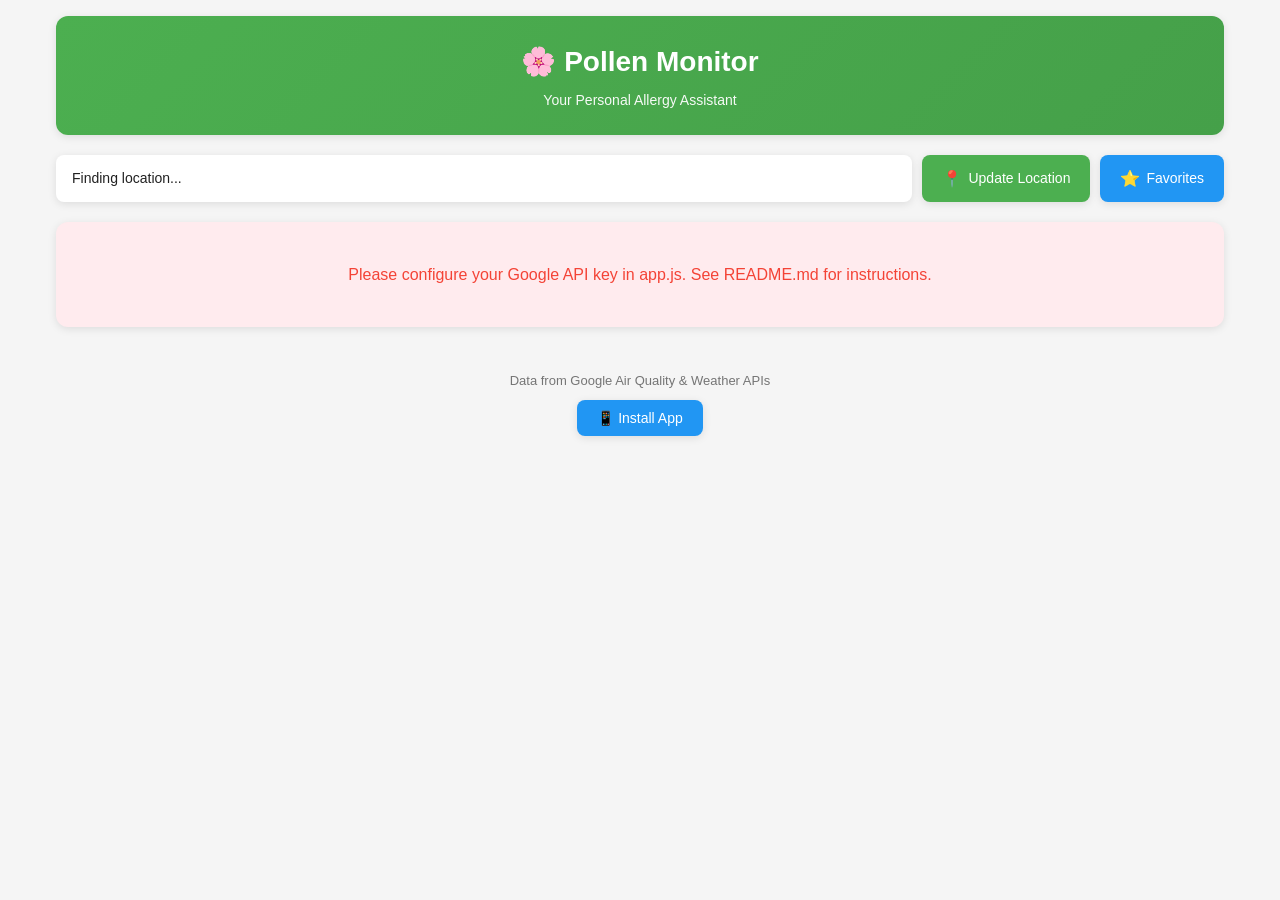
<file: index.html>
<!DOCTYPE html>
<html lang="en">
<head>
    <meta charset="UTF-8">
    <meta name="viewport" content="width=device-width, initial-scale=1.0">
    <meta name="description" content="Monitor pollen levels, air quality, and weather conditions to manage your allergies">
    <meta name="theme-color" content="#4CAF50">
    <title>Pollen Monitor - Allergy Tracker</title>
    <link rel="manifest" href="manifest.json">
    <link rel="stylesheet" href="styles.css">
    <link rel="icon" type="image/png" href="icons/icon-192x192.png">
    <link rel="apple-touch-icon" href="icons/icon-192x192.png">
</head>
<body>
    <div class="container">
        <!-- Header -->
        <header>
            <h1>🌸 Pollen Monitor</h1>
            <p class="subtitle">Your Personal Allergy Assistant</p>
        </header>

        <!-- Location Section -->
        <section class="location-section">
            <div class="location-display">
                <span id="locationName">Finding location...</span>
            </div>
            <button id="locationBtn" class="btn-primary">
                <span class="btn-icon">📍</span>
                <span>Update Location</span>
            </button>
            <button id="favoritesBtn" class="btn-secondary">
                <span class="btn-icon">⭐</span>
                <span>Favorites</span>
            </button>
        </section>

        <!-- Loading Indicator -->
        <div id="loadingIndicator" class="loading">
            <div class="spinner"></div>
            <p>Loading air quality data...</p>
        </div>

        <!-- Error Message -->
        <div id="errorMessage" class="error-message hidden">
            <p></p>
        </div>

        <!-- Main Data Display -->
        <main id="mainContent" class="hidden">
            <!-- Overall Status Card -->
            <div class="card status-card">
                <div class="card-header">
                    <h2>Current Conditions</h2>
                    <span id="lastUpdated" class="timestamp"></span>
                </div>
                <div class="overall-status">
                    <div class="status-indicator" id="overallStatus">
                        <div class="status-icon">😊</div>
                        <div class="status-text">Good</div>
                    </div>
                </div>
            </div>

            <!-- Pollen Data -->
            <div class="card">
                <div class="card-header">
                    <h2>🌳 Pollen Levels</h2>
                </div>
                <div class="data-grid">
                    <div class="data-item">
                        <div class="data-label">Tree Pollen</div>
                        <div class="data-value" id="treePollen">
                            <span class="value">--</span>
                            <span class="level-badge">--</span>
                        </div>
                    </div>
                    <div class="data-item">
                        <div class="data-label">Grass Pollen</div>
                        <div class="data-value" id="grassPollen">
                            <span class="value">--</span>
                            <span class="level-badge">--</span>
                        </div>
                    </div>
                    <div class="data-item">
                        <div class="data-label">Weed Pollen</div>
                        <div class="data-value" id="weedPollen">
                            <span class="value">--</span>
                            <span class="level-badge">--</span>
                        </div>
                    </div>
                </div>
            </div>

            <!-- Air Quality -->
            <div class="card">
                <div class="card-header">
                    <h2>🌬️ Air Quality</h2>
                </div>
                <div class="data-grid">
                    <div class="data-item">
                        <div class="data-label">AQI Index</div>
                        <div class="data-value" id="aqiValue">
                            <span class="value">--</span>
                            <span class="level-badge">--</span>
                        </div>
                    </div>
                    <div class="data-item">
                        <div class="data-label">PM2.5</div>
                        <div class="data-value" id="pm25Value">
                            <span class="value">--</span>
                            <span class="unit">μg/m³</span>
                        </div>
                    </div>
                    <div class="data-item">
                        <div class="data-label">PM10</div>
                        <div class="data-value" id="pm10Value">
                            <span class="value">--</span>
                            <span class="unit">μg/m³</span>
                        </div>
                    </div>
                    <div class="data-item">
                        <div class="data-label">Ozone</div>
                        <div class="data-value" id="ozoneValue">
                            <span class="value">--</span>
                            <span class="unit">ppb</span>
                        </div>
                    </div>
                </div>
            </div>

            <!-- Weather Conditions -->
            <div class="card">
                <div class="card-header">
                    <h2>☀️ Weather Conditions</h2>
                </div>
                <div class="data-grid">
                    <div class="data-item">
                        <div class="data-label">Temperature</div>
                        <div class="data-value" id="temperature">
                            <span class="value">--</span>
                            <span class="unit">°C</span>
                        </div>
                    </div>
                    <div class="data-item">
                        <div class="data-label">Humidity</div>
                        <div class="data-value" id="humidity">
                            <span class="value">--</span>
                            <span class="unit">%</span>
                        </div>
                    </div>
                    <div class="data-item">
                        <div class="data-label">Wind Speed</div>
                        <div class="data-value" id="windSpeed">
                            <span class="value">--</span>
                            <span class="unit">km/h</span>
                        </div>
                    </div>
                    <div class="data-item">
                        <div class="data-label">UV Index</div>
                        <div class="data-value" id="uvIndex">
                            <span class="value">--</span>
                            <span class="level-badge">--</span>
                        </div>
                    </div>
                </div>
            </div>

            <!-- Recommendations -->
            <div class="card recommendations-card">
                <div class="card-header">
                    <h2>💡 Recommendations</h2>
                </div>
                <ul id="recommendations" class="recommendations-list">
                    <li>Update your location to get personalized recommendations</li>
                </ul>
            </div>

            <!-- Hourly Forecast -->
            <div class="card">
                <div class="card-header">
                    <h2>📊 Hourly Forecast</h2>
                </div>
                <div id="hourlyForecast" class="hourly-forecast">
                    <!-- Will be populated by JavaScript -->
                </div>
            </div>
        </main>

        <!-- Favorites Modal -->
        <div id="favoritesModal" class="modal hidden">
            <div class="modal-content">
                <div class="modal-header">
                    <h2>⭐ Favorite Locations</h2>
                    <button id="closeFavoritesBtn" class="close-btn">&times;</button>
                </div>
                <div class="modal-body">
                    <button id="addFavoriteBtn" class="btn-primary full-width">
                        Add Current Location
                    </button>
                    <div id="favoritesList" class="favorites-list">
                        <p class="empty-state">No favorite locations yet</p>
                    </div>
                </div>
            </div>
        </div>

        <!-- Footer -->
        <footer>
            <p>Data from Google Air Quality & Weather APIs</p>
            <p class="install-prompt" id="installPrompt">
                <button id="installBtn" class="btn-install">📱 Install App</button>
            </p>
        </footer>
    </div>

    <script src="app.js"></script>
</body>
</html>
</file>
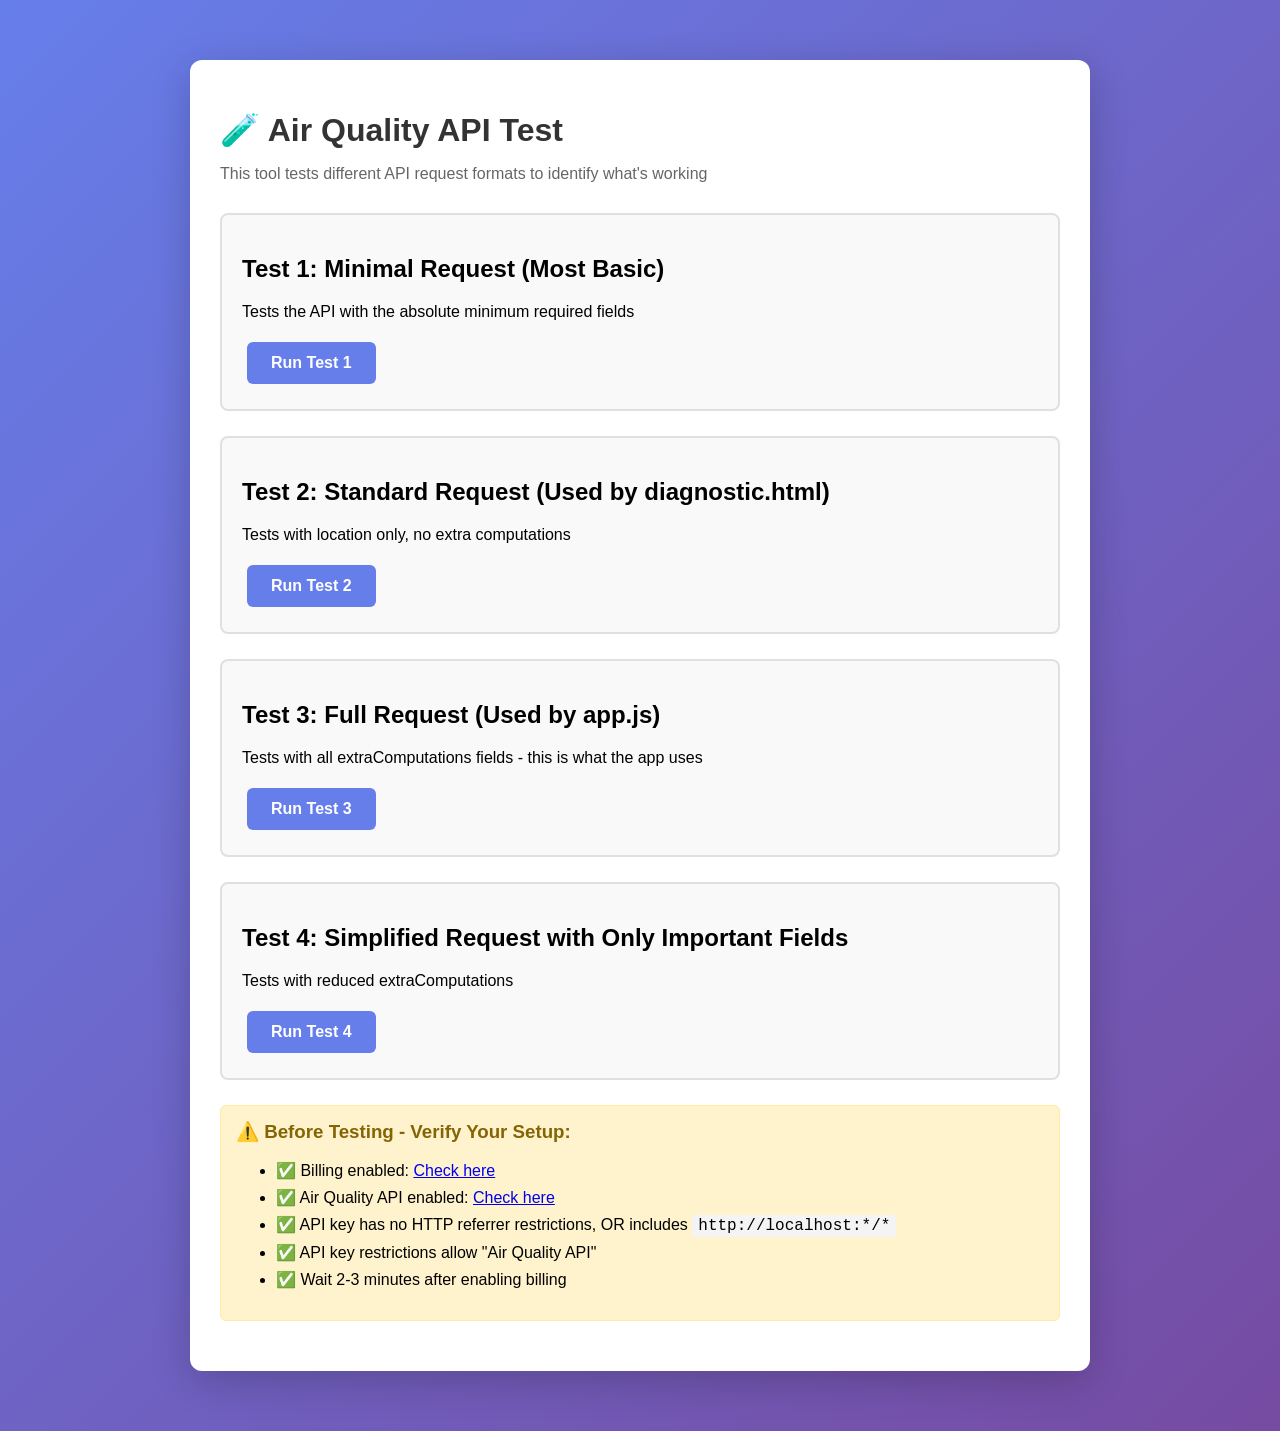
<file: api-test.html>
<!DOCTYPE html>
<html lang="en">
<head>
    <meta charset="UTF-8">
    <meta name="viewport" content="width=device-width, initial-scale=1.0">
    <title>Simple API Test</title>
    <style>
        body {
            font-family: 'Segoe UI', Tahoma, Geneva, Verdana, sans-serif;
            max-width: 900px;
            margin: 40px auto;
            padding: 20px;
            background: linear-gradient(135deg, #667eea 0%, #764ba2 100%);
            min-height: 100vh;
        }
        .container {
            background: white;
            border-radius: 12px;
            padding: 30px;
            box-shadow: 0 10px 40px rgba(0,0,0,0.2);
        }
        h1 {
            color: #333;
            margin-bottom: 10px;
        }
        .subtitle {
            color: #666;
            margin-bottom: 30px;
        }
        button {
            background: #667eea;
            color: white;
            border: none;
            padding: 12px 24px;
            border-radius: 6px;
            cursor: pointer;
            font-size: 16px;
            font-weight: 600;
            margin: 5px;
            transition: all 0.3s;
        }
        button:hover {
            background: #5568d3;
            transform: translateY(-2px);
            box-shadow: 0 4px 12px rgba(102, 126, 234, 0.4);
        }
        button:disabled {
            background: #ccc;
            cursor: not-allowed;
            transform: none;
        }
        .test-section {
            margin: 25px 0;
            padding: 20px;
            border: 2px solid #e0e0e0;
            border-radius: 8px;
            background: #f9f9f9;
        }
        .result {
            margin-top: 15px;
            padding: 15px;
            border-radius: 6px;
            font-family: 'Courier New', monospace;
            font-size: 13px;
            white-space: pre-wrap;
            word-break: break-all;
            max-height: 400px;
            overflow-y: auto;
        }
        .success { background: #d4edda; border: 1px solid #c3e6cb; color: #155724; }
        .error { background: #f8d7da; border: 1px solid #f5c6cb; color: #721c24; }
        .info { background: #d1ecf1; border: 1px solid #bee5eb; color: #0c5460; }
        .loading {
            display: inline-block;
            width: 20px;
            height: 20px;
            border: 3px solid #f3f3f3;
            border-top: 3px solid #667eea;
            border-radius: 50%;
            animation: spin 1s linear infinite;
            vertical-align: middle;
            margin-left: 10px;
        }
        @keyframes spin {
            0% { transform: rotate(0deg); }
            100% { transform: rotate(360deg); }
        }
        .status {
            display: inline-block;
            padding: 4px 12px;
            border-radius: 12px;
            font-size: 12px;
            font-weight: 600;
            margin-left: 10px;
        }
        .status-pass { background: #d4edda; color: #155724; }
        .status-fail { background: #f8d7da; color: #721c24; }
        .checklist {
            background: #fff3cd;
            border: 1px solid #ffeaa7;
            padding: 15px;
            border-radius: 6px;
            margin: 20px 0;
        }
        .checklist h3 {
            margin-top: 0;
            color: #856404;
        }
        .checklist li {
            margin: 8px 0;
        }
        code {
            background: #f4f4f4;
            padding: 2px 6px;
            border-radius: 3px;
            font-family: 'Courier New', monospace;
        }
    </style>
</head>
<body>
    <div class="container">
        <h1>🧪 Air Quality API Test</h1>
        <p class="subtitle">This tool tests different API request formats to identify what's working</p>

        <div class="test-section">
            <h2>Test 1: Minimal Request (Most Basic)</h2>
            <p>Tests the API with the absolute minimum required fields</p>
            <button onclick="test1()">Run Test 1</button>
            <div id="result1"></div>
        </div>

        <div class="test-section">
            <h2>Test 2: Standard Request (Used by diagnostic.html)</h2>
            <p>Tests with location only, no extra computations</p>
            <button onclick="test2()">Run Test 2</button>
            <div id="result2"></div>
        </div>

        <div class="test-section">
            <h2>Test 3: Full Request (Used by app.js)</h2>
            <p>Tests with all extraComputations fields - this is what the app uses</p>
            <button onclick="test3()">Run Test 3</button>
            <div id="result3"></div>
        </div>

        <div class="test-section">
            <h2>Test 4: Simplified Request with Only Important Fields</h2>
            <p>Tests with reduced extraComputations</p>
            <button onclick="test4()">Run Test 4</button>
            <div id="result4"></div>
        </div>

        <div class="checklist">
            <h3>⚠️ Before Testing - Verify Your Setup:</h3>
            <ul>
                <li>✅ Billing enabled: <a href="https://console.cloud.google.com/billing" target="_blank">Check here</a></li>
                <li>✅ Air Quality API enabled: <a href="https://console.cloud.google.com/apis/library/airquality.googleapis.com" target="_blank">Check here</a></li>
                <li>✅ API key has no HTTP referrer restrictions, OR includes <code>http://localhost:*/*</code></li>
                <li>✅ API key restrictions allow "Air Quality API"</li>
                <li>✅ Wait 2-3 minutes after enabling billing</li>
            </ul>
        </div>
    </div>

    <script>
        // IMPORTANT: Replace with your actual API key
        const API_KEY = 'YOUR_GOOGLE_API_KEY_HERE';
        const BASE_URL = 'https://airquality.googleapis.com/v1/currentConditions:lookup';

        // Test location: San Francisco
        const TEST_LOCATION = { latitude: 37.7749, longitude: -122.4194 };

        async function makeRequest(requestBody, resultId, testName) {
            const resultDiv = document.getElementById(resultId);
            resultDiv.innerHTML = '<div class="result info">Testing...<div class="loading"></div></div>';

            const url = `${BASE_URL}?key=${API_KEY}`;

            console.log(`\n=== ${testName} ===`);
            console.log('Request URL:', url);
            console.log('Request Body:', JSON.stringify(requestBody, null, 2));

            try {
                const startTime = Date.now();
                const response = await fetch(url, {
                    method: 'POST',
                    headers: {
                        'Content-Type': 'application/json',
                    },
                    body: JSON.stringify(requestBody)
                });

                const responseTime = Date.now() - startTime;
                const responseText = await response.text();

                console.log('Response Status:', response.status);
                console.log('Response Time:', responseTime + 'ms');
                console.log('Response:', responseText);

                let result = `<strong>${testName}</strong>\n\n`;
                result += `Status: ${response.status} ${response.statusText}\n`;
                result += `Response Time: ${responseTime}ms\n\n`;

                if (response.ok) {
                    const data = JSON.parse(responseText);
                    result += '✅ SUCCESS!\n\n';
                    result += `AQI: ${data.indexes?.[0]?.aqi || 'N/A'}\n`;
                    result += `Category: ${data.indexes?.[0]?.category || 'N/A'}\n`;
                    result += `Pollutants: ${data.pollutants?.length || 0} found\n`;
                    result += `Pollens: ${data.pollens?.length || 0} found\n\n`;
                    result += 'Full Response:\n' + JSON.stringify(data, null, 2);

                    resultDiv.innerHTML = `<div class="result success">${result}</div>`;
                } else {
                    result += '❌ FAILED\n\n';
                    result += 'Error Response:\n' + responseText;

                    // Add helpful error messages
                    if (response.status === 403) {
                        result += '\n\n💡 SOLUTION:\n';
                        result += 'Error 403 usually means:\n';
                        result += '1. Billing is not enabled (most common)\n';
                        result += '2. API is not enabled for your project\n';
                        result += '3. API key restrictions are too strict\n';
                        result += '\n👉 Enable billing: https://console.cloud.google.com/billing';
                    } else if (response.status === 400) {
                        result += '\n\n💡 SOLUTION:\n';
                        result += 'Error 400 means the request format is invalid.\n';
                        result += 'This helps us narrow down which fields cause issues.';
                    }

                    resultDiv.innerHTML = `<div class="result error">${result}</div>`;
                }
            } catch (error) {
                console.error('Error:', error);
                const result = `<strong>${testName}</strong>\n\n❌ NETWORK ERROR\n\n${error.message}\n\nPossible causes:\n- No internet connection\n- CORS issue\n- Firewall blocking request`;
                resultDiv.innerHTML = `<div class="result error">${result}</div>`;
            }
        }

        // Test 1: Absolute minimum - just location
        async function test1() {
            const requestBody = {
                location: TEST_LOCATION
            };
            await makeRequest(requestBody, 'result1', 'Test 1: Minimal Request');
        }

        // Test 2: Standard request (what diagnostic.html uses)
        async function test2() {
            const requestBody = {
                location: TEST_LOCATION,
                languageCode: "en"
            };
            await makeRequest(requestBody, 'result2', 'Test 2: Standard Request');
        }

        // Test 3: Full request (what app.js uses)
        async function test3() {
            const requestBody = {
                location: TEST_LOCATION,
                extraComputations: [
                    "POLLUTANT_CONCENTRATION",
                    "LOCAL_AQI",
                    "HEALTH_RECOMMENDATIONS",
                    "POLLUTANT_ADDITIONAL_INFO"
                ],
                languageCode: "en"
            };
            await makeRequest(requestBody, 'result3', 'Test 3: Full Request (app.js format)');
        }

        // Test 4: Simplified but useful
        async function test4() {
            const requestBody = {
                location: TEST_LOCATION,
                extraComputations: [
                    "LOCAL_AQI"
                ],
                languageCode: "en"
            };
            await makeRequest(requestBody, 'result4', 'Test 4: Simplified Request');
        }

        // Check API key on load
        window.onload = () => {
            if (API_KEY === 'YOUR_GOOGLE_API_KEY_HERE') {
                alert('❌ API key not configured!\n\nPlease add your Google API key to this file.');
            } else {
                console.log('✅ API key found:', API_KEY.substring(0, 20) + '...');
                console.log('Ready to test! Run tests sequentially to identify which request format works.');
            }
        };
    </script>
</body>
</html>
</file>
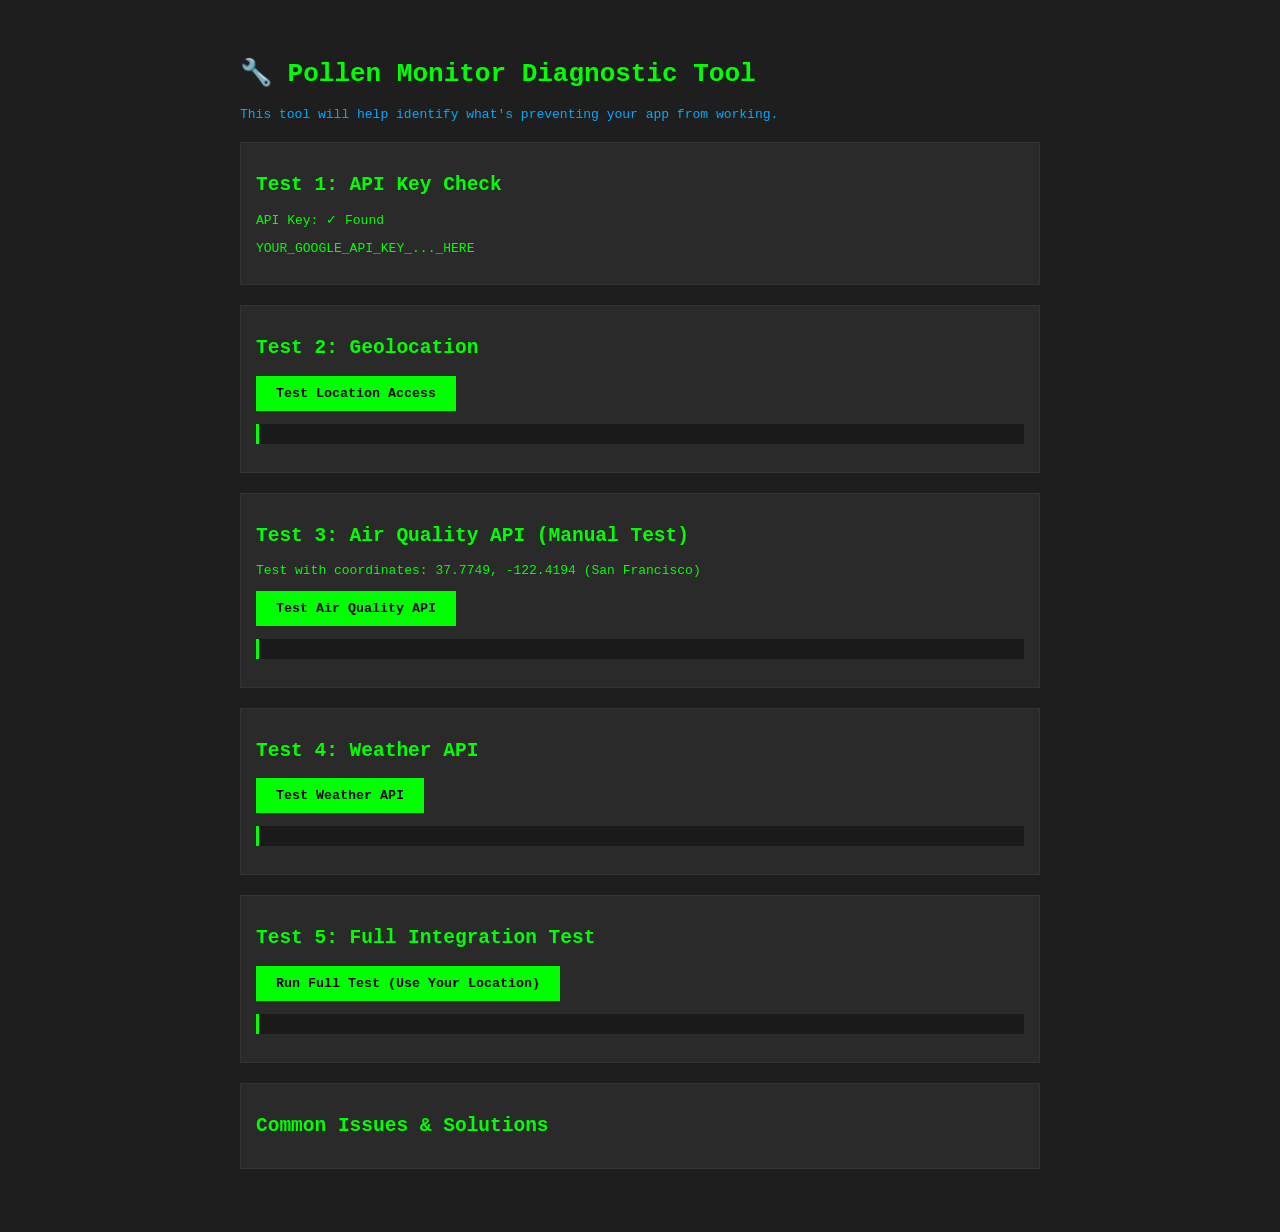
<file: diagnostic.html>
<!DOCTYPE html>
<html lang="en">
<head>
    <meta charset="UTF-8">
    <meta name="viewport" content="width=device-width, initial-scale=1.0">
    <title>Diagnostic Test - Pollen Monitor</title>
    <style>
        body {
            font-family: monospace;
            max-width: 800px;
            margin: 20px auto;
            padding: 20px;
            background: #1e1e1e;
            color: #00ff00;
        }
        h1 { color: #00ff00; }
        .test {
            margin: 20px 0;
            padding: 15px;
            border: 1px solid #333;
            background: #2a2a2a;
        }
        .pass { color: #00ff00; }
        .fail { color: #ff0000; }
        .warn { color: #ffaa00; }
        .info { color: #00aaff; }
        button {
            background: #00ff00;
            color: #000;
            border: none;
            padding: 10px 20px;
            cursor: pointer;
            font-family: monospace;
            font-weight: bold;
        }
        button:hover { background: #00cc00; }
        pre {
            background: #1a1a1a;
            padding: 10px;
            overflow-x: auto;
            border-left: 3px solid #00ff00;
        }
        .loading {
            display: inline-block;
            animation: blink 1s infinite;
        }
        @keyframes blink {
            0%, 50% { opacity: 1; }
            51%, 100% { opacity: 0; }
        }
    </style>
</head>
<body>
    <h1>🔧 Pollen Monitor Diagnostic Tool</h1>
    <p class="info">This tool will help identify what's preventing your app from working.</p>

    <div class="test">
        <h2>Test 1: API Key Check</h2>
        <p>API Key: <span id="apiKeyStatus" class="loading">Checking...</span></p>
        <p id="apiKeyValue"></p>
    </div>

    <div class="test">
        <h2>Test 2: Geolocation</h2>
        <button onclick="testGeolocation()">Test Location Access</button>
        <p id="geoStatus"></p>
        <pre id="geoResult"></pre>
    </div>

    <div class="test">
        <h2>Test 3: Air Quality API (Manual Test)</h2>
        <p>Test with coordinates: <span id="testCoords">37.7749, -122.4194 (San Francisco)</span></p>
        <button onclick="testAirQualityAPI()">Test Air Quality API</button>
        <p id="airQualityStatus"></p>
        <pre id="airQualityResult"></pre>
    </div>

    <div class="test">
        <h2>Test 4: Weather API</h2>
        <button onclick="testWeatherAPI()">Test Weather API</button>
        <p id="weatherStatus"></p>
        <pre id="weatherResult"></pre>
    </div>

    <div class="test">
        <h2>Test 5: Full Integration Test</h2>
        <button onclick="testFullIntegration()">Run Full Test (Use Your Location)</button>
        <p id="integrationStatus"></p>
        <pre id="integrationResult"></pre>
    </div>

    <div class="test">
        <h2>Common Issues & Solutions</h2>
        <div id="solutions"></div>
    </div>

    <script>
        // IMPORTANT: Replace with your actual API key
        const API_KEY = 'YOUR_GOOGLE_API_KEY_HERE';
        let userLocation = null;

        // Test 1: API Key Check
        document.getElementById('apiKeyStatus').innerHTML = API_KEY ? '<span class="pass">✓ Found</span>' : '<span class="fail">✗ Missing</span>';
        document.getElementById('apiKeyValue').innerHTML = `<code>${API_KEY.substring(0, 20)}...${API_KEY.substring(API_KEY.length - 5)}</code>`;

        // Test 2: Geolocation
        async function testGeolocation() {
            const status = document.getElementById('geoStatus');
            const result = document.getElementById('geoResult');

            status.innerHTML = '<span class="loading">Testing...</span>';
            result.textContent = '';

            if (!navigator.geolocation) {
                status.innerHTML = '<span class="fail">✗ Geolocation not supported</span>';
                return;
            }

            navigator.geolocation.getCurrentPosition(
                (position) => {
                    userLocation = {
                        lat: position.coords.latitude,
                        lon: position.coords.longitude
                    };
                    status.innerHTML = '<span class="pass">✓ Location access granted</span>';
                    result.textContent = JSON.stringify({
                        latitude: position.coords.latitude,
                        longitude: position.coords.longitude,
                        accuracy: position.coords.accuracy + 'm'
                    }, null, 2);
                    document.getElementById('testCoords').textContent = `${position.coords.latitude.toFixed(4)}, ${position.coords.longitude.toFixed(4)} (Your Location)`;
                },
                (error) => {
                    status.innerHTML = '<span class="fail">✗ Location access denied or failed</span>';
                    result.textContent = `Error: ${error.message}\nCode: ${error.code}\n\nPossible solutions:\n1. Click the location icon in your browser's address bar\n2. Allow location permissions\n3. Try in a different browser`;
                },
                { enableHighAccuracy: true, timeout: 10000 }
            );
        }

        // Test 3: Air Quality API
        async function testAirQualityAPI() {
            const status = document.getElementById('airQualityStatus');
            const result = document.getElementById('airQualityResult');

            status.innerHTML = '<span class="loading">Testing API...</span>';
            result.textContent = '';

            const testLat = userLocation ? userLocation.lat : 37.7749;
            const testLon = userLocation ? userLocation.lon : -122.4194;

            const url = `https://airquality.googleapis.com/v1/currentConditions:lookup?key=${API_KEY}`;

            const requestBody = {
                location: {
                    latitude: testLat,
                    longitude: testLon
                }
            };

            try {
                const response = await fetch(url, {
                    method: 'POST',
                    headers: { 'Content-Type': 'application/json' },
                    body: JSON.stringify(requestBody)
                });

                const responseText = await response.text();

                if (response.ok) {
                    status.innerHTML = '<span class="pass">✓ Air Quality API Working!</span>';
                    const data = JSON.parse(responseText);
                    result.textContent = JSON.stringify(data, null, 2);
                } else {
                    status.innerHTML = `<span class="fail">✗ API Error (${response.status})</span>`;
                    result.textContent = `HTTP ${response.status}: ${response.statusText}\n\n${responseText}\n\nPossible solutions:\n1. Check if Air Quality API is enabled: https://console.cloud.google.com/apis/library/airquality.googleapis.com\n2. Check API key restrictions in: https://console.cloud.google.com/apis/credentials\n3. Verify billing is enabled (API requires billing account)\n4. Check quota limits`;

                    showSolutions(response.status);
                }
            } catch (error) {
                status.innerHTML = '<span class="fail">✗ Network Error</span>';
                result.textContent = `Error: ${error.message}\n\nPossible solutions:\n1. Check internet connection\n2. Disable ad blockers\n3. Try in incognito mode`;
            }
        }

        // Test 4: Weather API
        async function testWeatherAPI() {
            const status = document.getElementById('weatherStatus');
            const result = document.getElementById('weatherResult');

            status.innerHTML = '<span class="loading">Testing Weather API...</span>';
            result.textContent = '';

            const testLat = userLocation ? userLocation.lat : 37.7749;
            const testLon = userLocation ? userLocation.lon : -122.4194;

            const url = `https://api.open-meteo.com/v1/forecast?latitude=${testLat}&longitude=${testLon}&current=temperature_2m,relative_humidity_2m,wind_speed_10m`;

            try {
                const response = await fetch(url);
                const data = await response.json();

                if (response.ok) {
                    status.innerHTML = '<span class="pass">✓ Weather API Working!</span>';
                    result.textContent = JSON.stringify(data, null, 2);
                } else {
                    status.innerHTML = '<span class="fail">✗ Weather API Error</span>';
                    result.textContent = JSON.stringify(data, null, 2);
                }
            } catch (error) {
                status.innerHTML = '<span class="fail">✗ Weather API Failed</span>';
                result.textContent = `Error: ${error.message}`;
            }
        }

        // Test 5: Full Integration
        async function testFullIntegration() {
            const status = document.getElementById('integrationStatus');
            const result = document.getElementById('integrationResult');

            status.innerHTML = '<span class="loading">Running full integration test...</span>';
            result.textContent = '';

            if (!userLocation) {
                status.innerHTML = '<span class="warn">⚠ Please run Geolocation test first</span>';
                return;
            }

            try {
                // Test Air Quality
                const aqResponse = await fetch(`https://airquality.googleapis.com/v1/currentConditions:lookup?key=${API_KEY}`, {
                    method: 'POST',
                    headers: { 'Content-Type': 'application/json' },
                    body: JSON.stringify({
                        location: {
                            latitude: userLocation.lat,
                            longitude: userLocation.lon
                        }
                    })
                });

                const aqData = await aqResponse.json();

                // Test Weather
                const weatherResponse = await fetch(`https://api.open-meteo.com/v1/forecast?latitude=${userLocation.lat}&longitude=${userLocation.lon}&current=temperature_2m,relative_humidity_2m,wind_speed_10m,uv_index`);
                const weatherData = await weatherResponse.json();

                if (aqResponse.ok && weatherResponse.ok) {
                    status.innerHTML = '<span class="pass">✓✓✓ ALL TESTS PASSED! Your app should work!</span>';

                    const summary = {
                        location: userLocation,
                        airQuality: {
                            aqi: aqData.indexes?.[0]?.aqi || 'N/A',
                            category: aqData.indexes?.[0]?.category || 'N/A',
                            pollens: aqData.pollens?.length || 0
                        },
                        weather: {
                            temperature: weatherData.current?.temperature_2m || 'N/A',
                            humidity: weatherData.current?.relative_humidity_2m || 'N/A',
                            windSpeed: weatherData.current?.wind_speed_10m || 'N/A'
                        }
                    };

                    result.textContent = JSON.stringify(summary, null, 2);
                } else {
                    status.innerHTML = '<span class="fail">✗ Integration test failed</span>';
                    result.textContent = `Air Quality Status: ${aqResponse.status}\nWeather Status: ${weatherResponse.status}\n\n` + JSON.stringify({ aqData, weatherData }, null, 2);
                }
            } catch (error) {
                status.innerHTML = '<span class="fail">✗ Integration test error</span>';
                result.textContent = `Error: ${error.message}`;
            }
        }

        function showSolutions(statusCode) {
            const solutions = document.getElementById('solutions');
            let html = '';

            if (statusCode === 403) {
                html = `
                    <h3 class="fail">Error 403: Forbidden</h3>
                    <p><strong>Most likely cause:</strong> Billing not enabled or API restrictions too strict</p>
                    <ol>
                        <li><strong>Enable Billing:</strong> The Air Quality API requires a billing account (has free tier)
                            <br>→ <a href="https://console.cloud.google.com/billing" target="_blank">Enable Billing</a>
                        </li>
                        <li><strong>Check API is enabled:</strong>
                            <br>→ <a href="https://console.cloud.google.com/apis/library/airquality.googleapis.com" target="_blank">Enable Air Quality API</a>
                        </li>
                        <li><strong>Check API Key Restrictions:</strong>
                            <br>→ <a href="https://console.cloud.google.com/apis/credentials" target="_blank">Check Credentials</a>
                            <br>→ If using HTTP referrers, make sure to include: <code>http://localhost:*/*</code>
                        </li>
                    </ol>
                `;
            } else if (statusCode === 400) {
                html = `
                    <h3 class="fail">Error 400: Bad Request</h3>
                    <p>The request format is incorrect. This is likely a code issue.</p>
                `;
            } else if (statusCode === 429) {
                html = `
                    <h3 class="fail">Error 429: Too Many Requests</h3>
                    <p>You've exceeded the API quota. Wait a few minutes and try again.</p>
                `;
            }

            solutions.innerHTML = html;
        }

        // Auto-run basic tests on load
        window.onload = () => {
            console.log('Diagnostic tool loaded. Ready to test!');
        };
    </script>
</body>
</html>
</file>
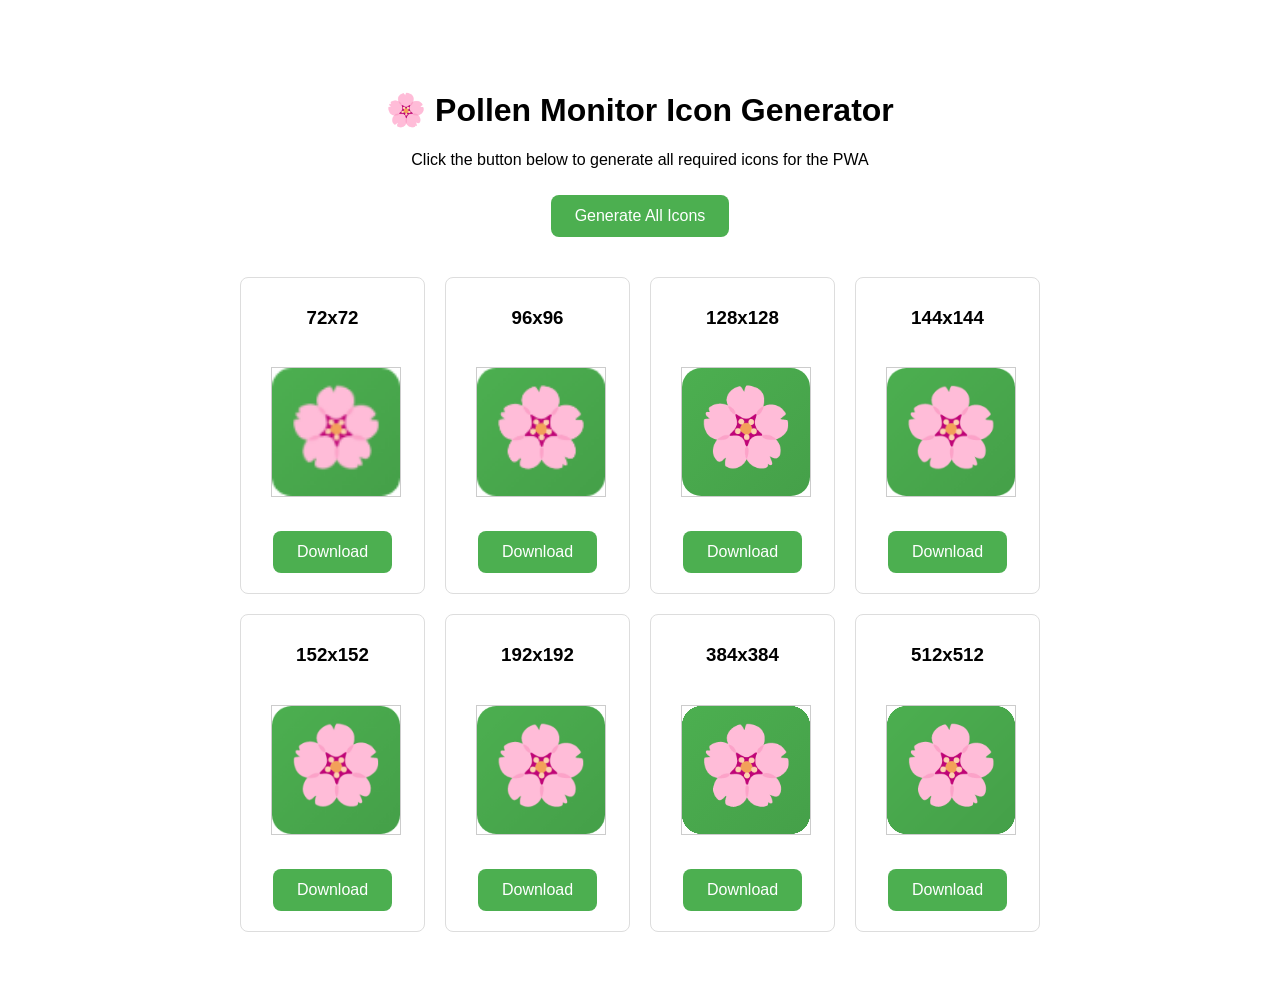
<file: generate-icons.html>
<!DOCTYPE html>
<html lang="en">
<head>
    <meta charset="UTF-8">
    <meta name="viewport" content="width=device-width, initial-scale=1.0">
    <title>Icon Generator - Pollen Monitor</title>
    <style>
        body {
            font-family: Arial, sans-serif;
            max-width: 800px;
            margin: 50px auto;
            padding: 20px;
            text-align: center;
        }
        canvas {
            border: 1px solid #ccc;
            margin: 20px;
        }
        button {
            background: #4CAF50;
            color: white;
            border: none;
            padding: 12px 24px;
            font-size: 16px;
            cursor: pointer;
            border-radius: 8px;
            margin: 10px;
        }
        button:hover {
            background: #45a049;
        }
        .icon-grid {
            display: grid;
            grid-template-columns: repeat(auto-fit, minmax(150px, 1fr));
            gap: 20px;
            margin-top: 30px;
        }
        .icon-item {
            padding: 10px;
            border: 1px solid #ddd;
            border-radius: 8px;
        }
    </style>
</head>
<body>
    <h1>🌸 Pollen Monitor Icon Generator</h1>
    <p>Click the button below to generate all required icons for the PWA</p>

    <button onclick="generateAllIcons()">Generate All Icons</button>

    <div id="iconGrid" class="icon-grid"></div>

    <script>
        const sizes = [72, 96, 128, 144, 152, 192, 384, 512];

        function createIcon(size) {
            const canvas = document.createElement('canvas');
            canvas.width = size;
            canvas.height = size;
            const ctx = canvas.getContext('2d');

            // Background gradient
            const gradient = ctx.createLinearGradient(0, 0, size, size);
            gradient.addColorStop(0, '#4CAF50');
            gradient.addColorStop(1, '#45a049');
            ctx.fillStyle = gradient;
            ctx.fillRect(0, 0, size, size);

            // Add rounded corners
            ctx.globalCompositeOperation = 'destination-in';
            ctx.beginPath();
            ctx.roundRect(0, 0, size, size, size * 0.15);
            ctx.fill();
            ctx.globalCompositeOperation = 'source-over';

            // Draw flower emoji (simplified)
            ctx.font = `${size * 0.6}px Arial`;
            ctx.textAlign = 'center';
            ctx.textBaseline = 'middle';
            ctx.fillText('🌸', size / 2, size / 2);

            return canvas;
        }

        function downloadCanvas(canvas, filename) {
            const link = document.createElement('a');
            link.download = filename;
            link.href = canvas.toDataURL('image/png');
            link.click();
        }

        function generateAllIcons() {
            const iconGrid = document.getElementById('iconGrid');
            iconGrid.innerHTML = '';

            sizes.forEach(size => {
                const canvas = createIcon(size);

                const iconItem = document.createElement('div');
                iconItem.className = 'icon-item';

                const title = document.createElement('h3');
                title.textContent = `${size}x${size}`;

                const preview = document.createElement('canvas');
                preview.width = 128;
                preview.height = 128;
                const previewCtx = preview.getContext('2d');
                previewCtx.drawImage(canvas, 0, 0, 128, 128);

                const downloadBtn = document.createElement('button');
                downloadBtn.textContent = 'Download';
                downloadBtn.onclick = () => {
                    downloadCanvas(canvas, `icon-${size}x${size}.png`);
                };

                iconItem.appendChild(title);
                iconItem.appendChild(preview);
                iconItem.appendChild(downloadBtn);
                iconGrid.appendChild(iconItem);
            });

            alert('Icons generated! Click "Download" on each icon to save them to the icons/ folder');
        }

        // Auto-generate on load
        window.onload = () => {
            setTimeout(generateAllIcons, 500);
        };
    </script>
</body>
</html>
</file>
<file: styles.css>
/* Reset and Base Styles */
* {
    margin: 0;
    padding: 0;
    box-sizing: border-box;
}

:root {
    --primary-color: #4CAF50;
    --secondary-color: #2196F3;
    --danger-color: #f44336;
    --warning-color: #ff9800;
    --success-color: #4CAF50;
    --background: #f5f5f5;
    --card-background: #ffffff;
    --text-primary: #212121;
    --text-secondary: #757575;
    --border-color: #e0e0e0;
    --shadow: 0 2px 8px rgba(0,0,0,0.1);
    --shadow-hover: 0 4px 16px rgba(0,0,0,0.15);
}

body {
    font-family: -apple-system, BlinkMacSystemFont, 'Segoe UI', Roboto, Oxygen, Ubuntu, Cantarell, sans-serif;
    background: var(--background);
    color: var(--text-primary);
    line-height: 1.6;
    min-height: 100vh;
    -webkit-font-smoothing: antialiased;
}

.container {
    max-width: 1200px;
    margin: 0 auto;
    padding: 16px;
}

/* Header */
header {
    text-align: center;
    padding: 24px 0;
    background: linear-gradient(135deg, var(--primary-color), #45a049);
    color: white;
    border-radius: 12px;
    margin-bottom: 20px;
    box-shadow: var(--shadow);
}

header h1 {
    font-size: 28px;
    margin-bottom: 4px;
}

.subtitle {
    font-size: 14px;
    opacity: 0.95;
}

/* Location Section */
.location-section {
    display: flex;
    gap: 10px;
    margin-bottom: 20px;
    flex-wrap: wrap;
}

.location-display {
    flex: 1;
    background: var(--card-background);
    padding: 12px 16px;
    border-radius: 8px;
    box-shadow: var(--shadow);
    display: flex;
    align-items: center;
    min-width: 200px;
}

#locationName {
    font-weight: 500;
    font-size: 14px;
}

/* Buttons */
button {
    border: none;
    cursor: pointer;
    font-family: inherit;
    font-size: 14px;
    font-weight: 500;
    border-radius: 8px;
    transition: all 0.3s ease;
    display: inline-flex;
    align-items: center;
    gap: 6px;
}

.btn-primary {
    background: var(--primary-color);
    color: white;
    padding: 12px 20px;
    box-shadow: var(--shadow);
}

.btn-primary:hover {
    background: #45a049;
    box-shadow: var(--shadow-hover);
    transform: translateY(-2px);
}

.btn-primary:active {
    transform: translateY(0);
}

.btn-secondary {
    background: var(--secondary-color);
    color: white;
    padding: 12px 20px;
    box-shadow: var(--shadow);
}

.btn-secondary:hover {
    background: #1976D2;
    box-shadow: var(--shadow-hover);
    transform: translateY(-2px);
}

.btn-icon {
    font-size: 16px;
}

.full-width {
    width: 100%;
    justify-content: center;
}

/* Loading & Error States */
.loading, .error-message {
    text-align: center;
    padding: 40px 20px;
    background: var(--card-background);
    border-radius: 12px;
    box-shadow: var(--shadow);
    margin-bottom: 20px;
}

.spinner {
    width: 40px;
    height: 40px;
    border: 4px solid var(--border-color);
    border-top-color: var(--primary-color);
    border-radius: 50%;
    animation: spin 1s linear infinite;
    margin: 0 auto 16px;
}

@keyframes spin {
    to { transform: rotate(360deg); }
}

.error-message {
    background: #ffebee;
    color: var(--danger-color);
}

.hidden {
    display: none !important;
}

/* Cards */
.card {
    background: var(--card-background);
    border-radius: 12px;
    box-shadow: var(--shadow);
    padding: 20px;
    margin-bottom: 20px;
    transition: box-shadow 0.3s ease;
}

.card:hover {
    box-shadow: var(--shadow-hover);
}

.card-header {
    display: flex;
    justify-content: space-between;
    align-items: center;
    margin-bottom: 16px;
    padding-bottom: 12px;
    border-bottom: 2px solid var(--border-color);
}

.card-header h2 {
    font-size: 18px;
    color: var(--text-primary);
}

.timestamp {
    font-size: 12px;
    color: var(--text-secondary);
}

/* Status Card */
.status-card {
    background: linear-gradient(135deg, #667eea 0%, #764ba2 100%);
    color: white;
}

.status-card .card-header {
    border-bottom-color: rgba(255, 255, 255, 0.2);
}

.overall-status {
    text-align: center;
    padding: 20px 0;
}

.status-indicator {
    display: flex;
    flex-direction: column;
    align-items: center;
    gap: 12px;
}

.status-icon {
    font-size: 64px;
    animation: pulse 2s ease-in-out infinite;
}

@keyframes pulse {
    0%, 100% { transform: scale(1); }
    50% { transform: scale(1.05); }
}

.status-text {
    font-size: 24px;
    font-weight: 600;
}

/* Data Grid */
.data-grid {
    display: grid;
    grid-template-columns: repeat(auto-fit, minmax(140px, 1fr));
    gap: 16px;
}

.data-item {
    text-align: center;
    padding: 16px;
    background: var(--background);
    border-radius: 8px;
    transition: transform 0.2s ease;
}

.data-item:hover {
    transform: translateY(-2px);
}

.data-label {
    font-size: 13px;
    color: var(--text-secondary);
    margin-bottom: 8px;
    font-weight: 500;
}

.data-value {
    display: flex;
    align-items: baseline;
    justify-content: center;
    gap: 4px;
    flex-wrap: wrap;
}

.data-value .value {
    font-size: 28px;
    font-weight: 700;
    color: var(--text-primary);
}

.data-value .unit {
    font-size: 14px;
    color: var(--text-secondary);
}

/* Level Badges */
.level-badge {
    display: inline-block;
    padding: 4px 12px;
    border-radius: 20px;
    font-size: 12px;
    font-weight: 600;
    text-transform: uppercase;
}

.level-low, .level-good {
    background: #e8f5e9;
    color: #2e7d32;
}

.level-moderate {
    background: #fff3e0;
    color: #ef6c00;
}

.level-high {
    background: #fbe9e7;
    color: #d84315;
}

.level-very-high {
    background: #ffebee;
    color: #c62828;
}

/* Recommendations */
.recommendations-card {
    background: linear-gradient(135deg, #f093fb 0%, #f5576c 100%);
    color: white;
}

.recommendations-card .card-header {
    border-bottom-color: rgba(255, 255, 255, 0.2);
}

.recommendations-list {
    list-style: none;
}

.recommendations-list li {
    padding: 12px;
    background: rgba(255, 255, 255, 0.15);
    border-radius: 8px;
    margin-bottom: 10px;
    backdrop-filter: blur(10px);
}

.recommendations-list li:before {
    content: "→ ";
    font-weight: bold;
}

/* Hourly Forecast */
.hourly-forecast {
    display: flex;
    gap: 12px;
    overflow-x: auto;
    padding: 10px 0;
    scrollbar-width: thin;
}

.hourly-forecast::-webkit-scrollbar {
    height: 6px;
}

.hourly-forecast::-webkit-scrollbar-track {
    background: var(--background);
    border-radius: 3px;
}

.hourly-forecast::-webkit-scrollbar-thumb {
    background: var(--border-color);
    border-radius: 3px;
}

.hour-item {
    flex: 0 0 100px;
    background: var(--background);
    border-radius: 8px;
    padding: 12px;
    text-align: center;
}

.hour-time {
    font-size: 12px;
    color: var(--text-secondary);
    margin-bottom: 8px;
    font-weight: 500;
}

.hour-aqi {
    font-size: 24px;
    font-weight: 700;
    margin: 8px 0;
}

.hour-pollen {
    font-size: 11px;
    color: var(--text-secondary);
}

/* Modal */
.modal {
    position: fixed;
    top: 0;
    left: 0;
    width: 100%;
    height: 100%;
    background: rgba(0, 0, 0, 0.5);
    display: flex;
    align-items: center;
    justify-content: center;
    z-index: 1000;
    padding: 16px;
}

.modal-content {
    background: var(--card-background);
    border-radius: 12px;
    max-width: 500px;
    width: 100%;
    max-height: 80vh;
    overflow-y: auto;
    box-shadow: 0 8px 32px rgba(0, 0, 0, 0.2);
}

.modal-header {
    display: flex;
    justify-content: space-between;
    align-items: center;
    padding: 20px;
    border-bottom: 2px solid var(--border-color);
}

.modal-header h2 {
    font-size: 20px;
}

.close-btn {
    background: none;
    font-size: 32px;
    color: var(--text-secondary);
    width: 40px;
    height: 40px;
    display: flex;
    align-items: center;
    justify-content: center;
    padding: 0;
}

.close-btn:hover {
    color: var(--text-primary);
    background: var(--background);
}

.modal-body {
    padding: 20px;
}

/* Favorites List */
.favorites-list {
    margin-top: 16px;
}

.empty-state {
    text-align: center;
    color: var(--text-secondary);
    padding: 40px 20px;
}

.favorite-item {
    display: flex;
    justify-content: space-between;
    align-items: center;
    padding: 12px;
    background: var(--background);
    border-radius: 8px;
    margin-bottom: 8px;
    cursor: pointer;
    transition: all 0.2s ease;
}

.favorite-item:hover {
    background: var(--border-color);
    transform: translateX(4px);
}

.favorite-info {
    flex: 1;
}

.favorite-name {
    font-weight: 500;
    margin-bottom: 4px;
}

.favorite-coords {
    font-size: 12px;
    color: var(--text-secondary);
}

.favorite-actions {
    display: flex;
    gap: 8px;
}

.btn-icon-only {
    background: none;
    padding: 8px;
    color: var(--text-secondary);
    font-size: 18px;
}

.btn-icon-only:hover {
    background: var(--card-background);
    color: var(--danger-color);
}

/* Footer */
footer {
    text-align: center;
    padding: 24px 0;
    color: var(--text-secondary);
    font-size: 13px;
}

footer p {
    margin-bottom: 8px;
}

.btn-install {
    background: var(--secondary-color);
    color: white;
    padding: 10px 20px;
    box-shadow: var(--shadow);
}

.btn-install:hover {
    background: #1976D2;
    box-shadow: var(--shadow-hover);
}

/* Responsive Design */
@media (max-width: 768px) {
    .container {
        padding: 12px;
    }

    header h1 {
        font-size: 24px;
    }

    .location-section {
        flex-direction: column;
    }

    .data-grid {
        grid-template-columns: repeat(2, 1fr);
    }

    .data-value .value {
        font-size: 24px;
    }
}

@media (max-width: 480px) {
    .card {
        padding: 16px;
    }

    .data-grid {
        gap: 12px;
    }

    .hour-item {
        flex: 0 0 80px;
    }
}

/* PWA Specific */
@media all and (display-mode: standalone) {
    body {
        padding-top: env(safe-area-inset-top);
        padding-bottom: env(safe-area-inset-bottom);
    }
}
</file>
